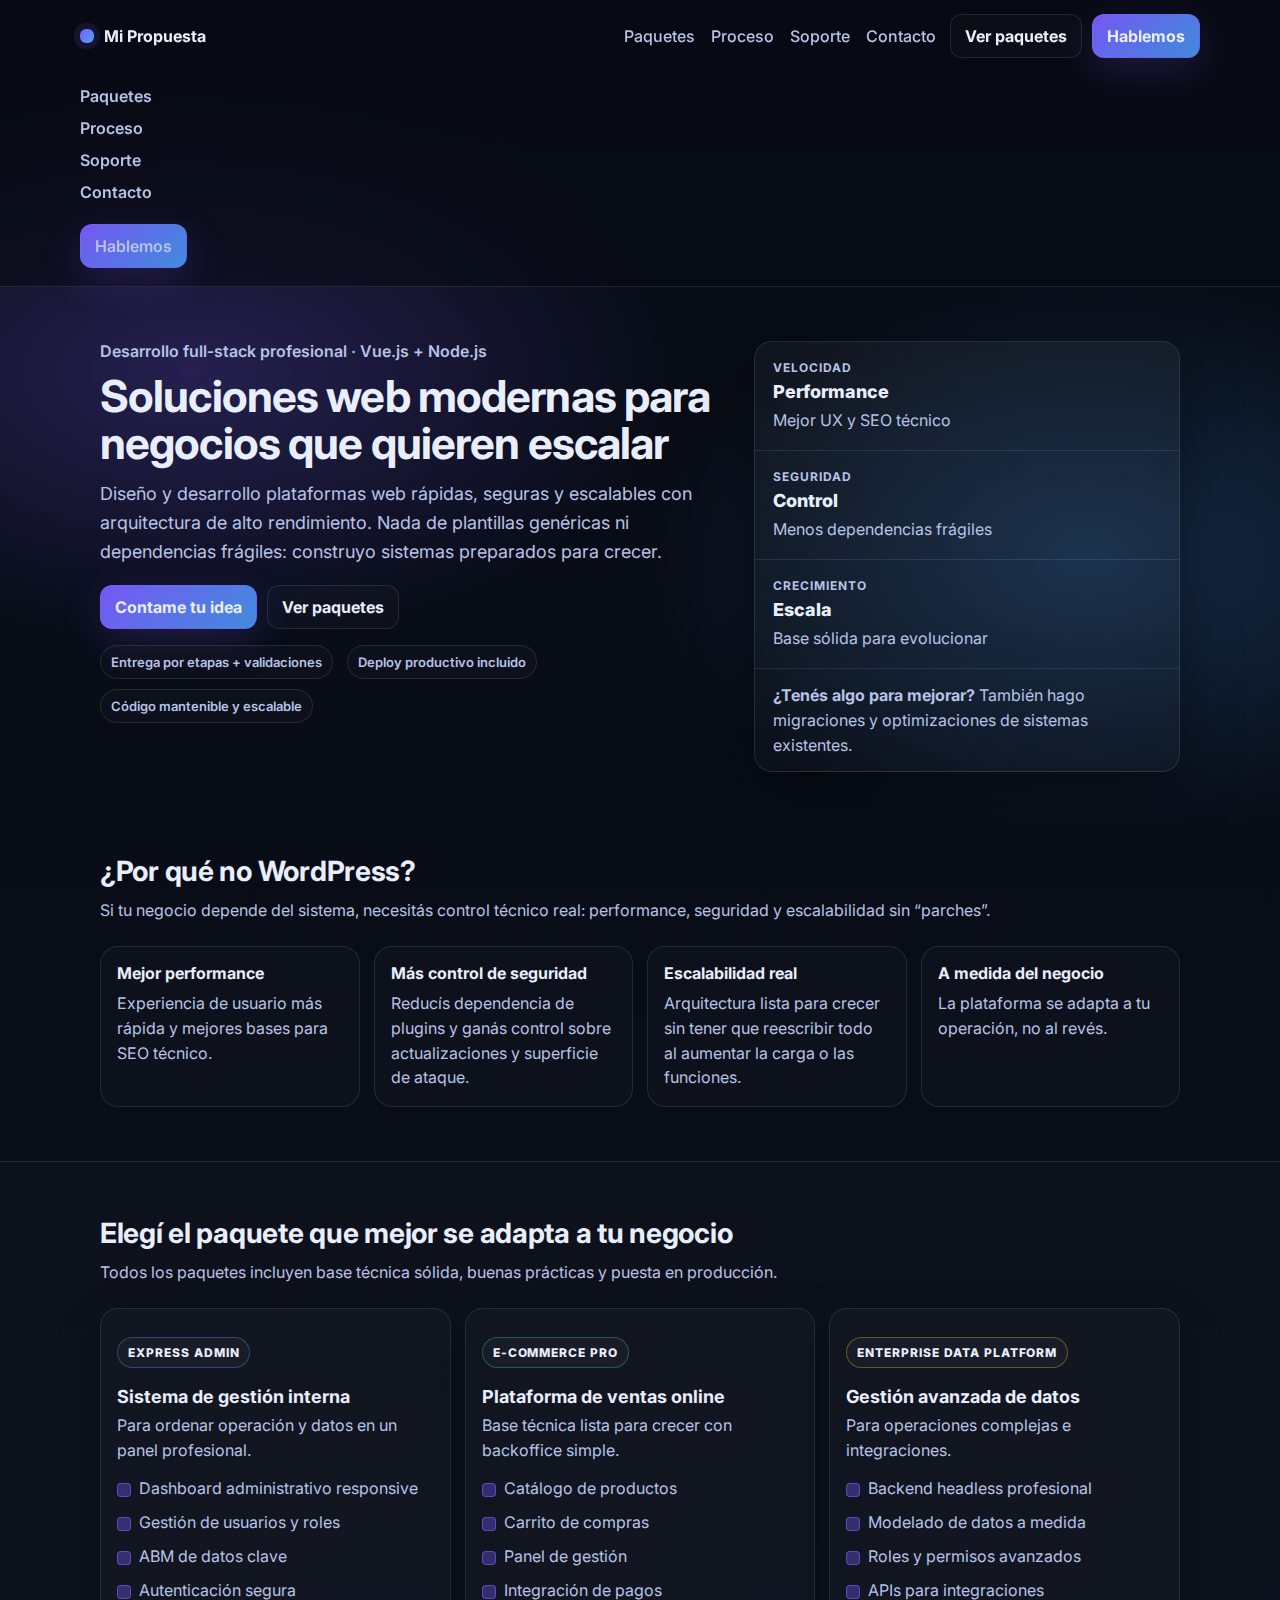
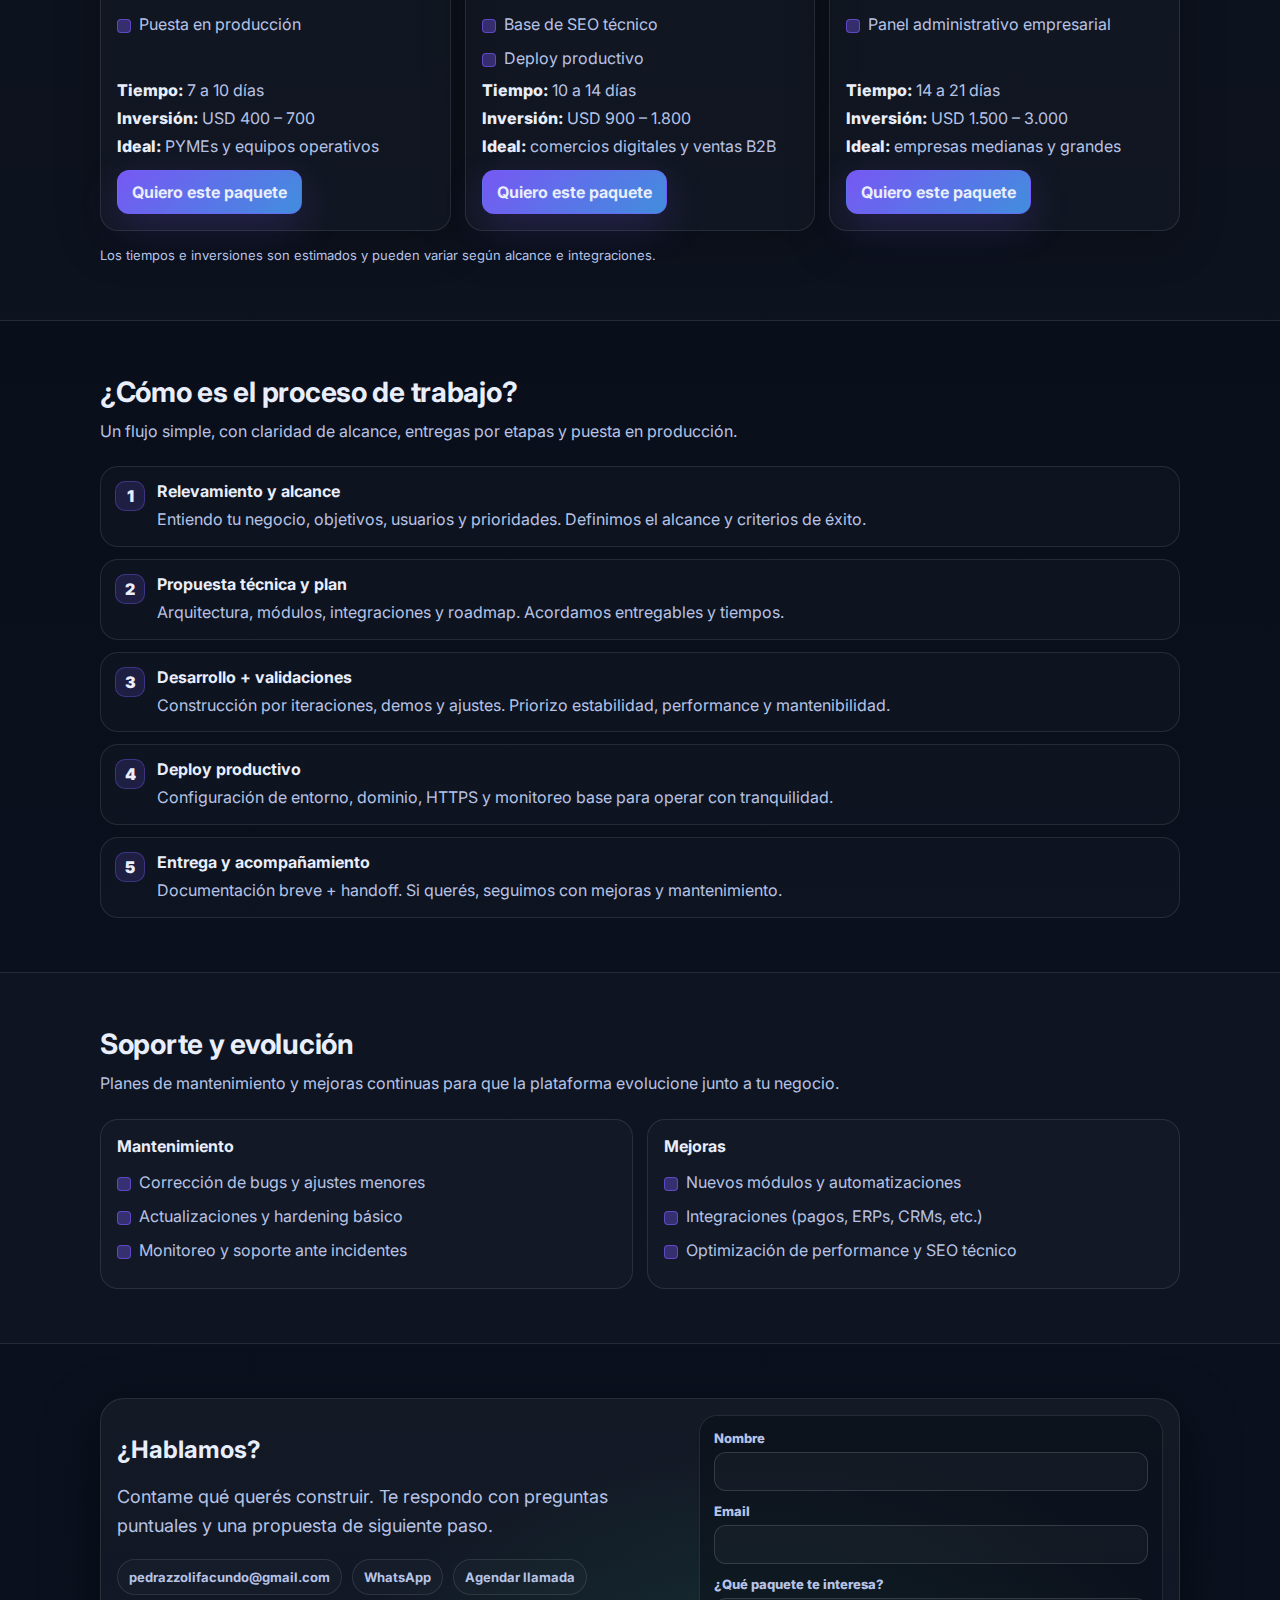
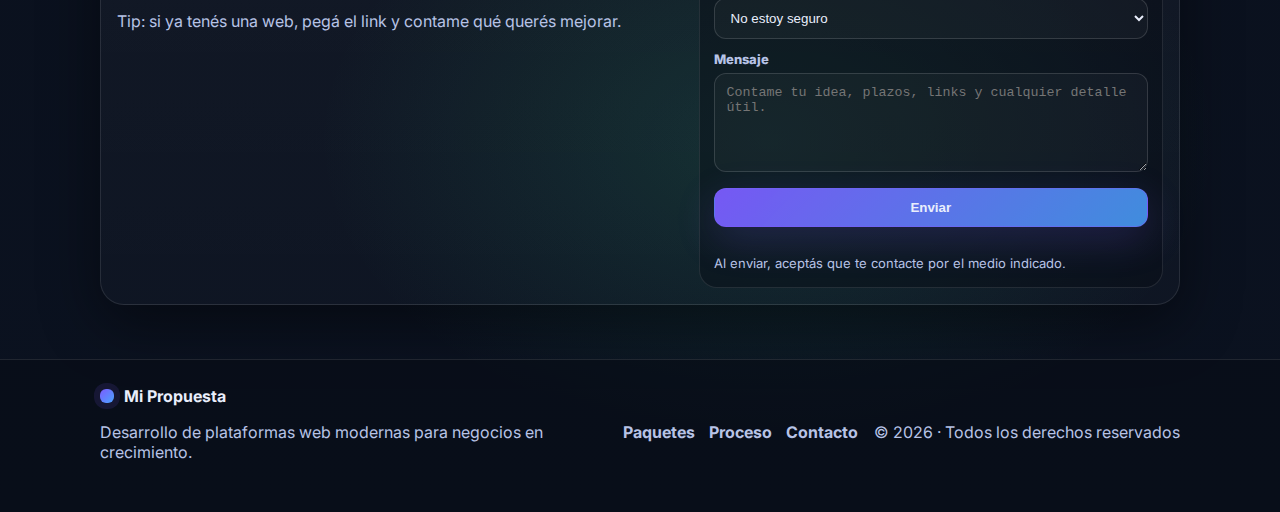
<file: index.html>
﻿<!doctype html>
<html lang="es">
<head>
  <meta charset="utf-8" />
  <meta name="viewport" content="width=device-width, initial-scale=1" />
  <title>Soluciones Web Modernas para Negocios que Quieren Escalar</title>
  <meta name="description" content="Desarrollo full‑stack profesional (Vue.js + Node.js) para construir plataformas web rápidas, seguras y escalables. Paquetes: Admin, E‑commerce y Data Platform." />
  <meta name="theme-color" content="#0b1220" />

  <meta property="og:type" content="website" />
  <meta property="og:title" content="Soluciones Web Modernas para Negocios que Quieren Escalar" />
  <meta property="og:description" content="Plataformas rápidas, seguras y escalables con Vue.js + Node.js. Elegí un paquete y llevá tu negocio al siguiente nivel." />

  <link rel="preconnect" href="https://fonts.googleapis.com" />
  <link rel="preconnect" href="https://fonts.gstatic.com" crossorigin />
  <link href="https://fonts.googleapis.com/css2?family=Inter:wght@400;500;600;700&display=swap" rel="stylesheet" />
  <link rel="stylesheet" href="assets/styles.css" />
</head>
<body>
  <a class="skip" href="#contenido">Saltar al contenido</a>

  <header class="topbar" role="banner">
    <div class="container topbar__inner">
      <a class="brand" href="#inicio" aria-label="Inicio">
        <span class="brand__mark" aria-hidden="true"></span>
        <span class="brand__text">Mi Propuesta</span>
      </a>

      <nav class="nav" aria-label="Navegación principal">
        <a href="#paquetes">Paquetes</a>
        <a href="#proceso">Proceso</a>
        <a href="#soporte">Soporte</a>
        <a href="#contacto">Contacto</a>
      </nav>

      <div class="topbar__cta">
        <a class="btn btn--ghost" href="#paquetes">Ver paquetes</a>
        <a class="btn btn--primary" href="#contacto">Hablemos</a>
      </div>

      <button class="iconbtn" type="button" data-menu-button aria-label="Abrir menú">
        <span class="iconbtn__bar" aria-hidden="true"></span>
        <span class="iconbtn__bar" aria-hidden="true"></span>
        <span class="iconbtn__bar" aria-hidden="true"></span>
      </button>
    </div>

    <div class="container mobile" data-menu hidden>
      <a href="#paquetes">Paquetes</a>
      <a href="#proceso">Proceso</a>
      <a href="#soporte">Soporte</a>
      <a href="#contacto">Contacto</a>
      <div class="mobile__cta">
        <a class="btn btn--primary" href="#contacto">Hablemos</a>
      </div>
    </div>
  </header>

  <main id="contenido">
    <section id="inicio" class="hero">
      <div class="container hero__inner">
        <div class="hero__copy">
          <p class="eyebrow">Desarrollo full‑stack profesional · Vue.js + Node.js</p>
          <h1>Soluciones web modernas para negocios que quieren escalar</h1>
          <p class="lead">Diseño y desarrollo plataformas web rápidas, seguras y escalables con arquitectura de alto rendimiento. Nada de plantillas genéricas ni dependencias frágiles: construyo sistemas preparados para crecer.</p>

          <div class="hero__actions">
            <a class="btn btn--primary" href="#contacto">Contame tu idea</a>
            <a class="btn btn--ghost" href="#paquetes">Ver paquetes</a>
          </div>

          <ul class="bullets" role="list">
            <li>Entrega por etapas + validaciones</li>
            <li>Deploy productivo incluido</li>
            <li>Código mantenible y escalable</li>
          </ul>
        </div>

        <div class="hero__card" aria-label="Resumen">
          <div class="statgrid">
            <div class="stat">
              <div class="stat__k">Velocidad</div>
              <div class="stat__v">Performance</div>
              <div class="stat__d">Mejor UX y SEO técnico</div>
            </div>
            <div class="stat">
              <div class="stat__k">Seguridad</div>
              <div class="stat__v">Control</div>
              <div class="stat__d">Menos dependencias frágiles</div>
            </div>
            <div class="stat">
              <div class="stat__k">Crecimiento</div>
              <div class="stat__v">Escala</div>
              <div class="stat__d">Base sólida para evolucionar</div>
            </div>
          </div>
          <div class="cardnote">
            <p><strong>¿Tenés algo para mejorar?</strong> También hago migraciones y optimizaciones de sistemas existentes.</p>
          </div>
        </div>
      </div>
    </section>

    <section class="section" aria-labelledby="wp-title">
      <div class="container">
        <div class="section__head">
          <h2 id="wp-title">¿Por qué no WordPress?</h2>
          <p>Si tu negocio depende del sistema, necesitás control técnico real: performance, seguridad y escalabilidad sin “parches”.</p>
        </div>

        <div class="grid4">
          <div class="feature">
            <h3>Mejor performance</h3>
            <p>Experiencia de usuario más rápida y mejores bases para SEO técnico.</p>
          </div>
          <div class="feature">
            <h3>Más control de seguridad</h3>
            <p>Reducís dependencia de plugins y ganás control sobre actualizaciones y superficie de ataque.</p>
          </div>
          <div class="feature">
            <h3>Escalabilidad real</h3>
            <p>Arquitectura lista para crecer sin tener que reescribir todo al aumentar la carga o las funciones.</p>
          </div>
          <div class="feature">
            <h3>A medida del negocio</h3>
            <p>La plataforma se adapta a tu operación, no al revés.</p>
          </div>
        </div>
      </div>
    </section>

    <section id="paquetes" class="section section--alt" aria-labelledby="packs-title">
      <div class="container">
        <div class="section__head">
          <h2 id="packs-title">Elegí el paquete que mejor se adapta a tu negocio</h2>
          <p>Todos los paquetes incluyen base técnica sólida, buenas prácticas y puesta en producción.</p>
        </div>

        <div class="cards">
          <article class="price price--blue" aria-label="Express Admin">
            <header class="price__head">
              <p class="tag">Express Admin</p>
              <h3>Sistema de gestión interna</h3>
              <p class="muted">Para ordenar operación y datos en un panel profesional.</p>
            </header>

            <ul class="check" role="list">
              <li>Dashboard administrativo responsive</li>
              <li>Gestión de usuarios y roles</li>
              <li>ABM de datos clave</li>
              <li>Autenticación segura</li>
              <li>Puesta en producción</li>
            </ul>

            <div class="price__meta">
              <div><span class="k">Tiempo:</span> 7 a 10 días</div>
              <div><span class="k">Inversión:</span> USD 400 – 700</div>
              <div><span class="k">Ideal:</span> PYMEs y equipos operativos</div>
            </div>

            <footer class="price__foot">
              <a class="btn btn--primary" href="#contacto" data-pack="Express Admin">Quiero este paquete</a>
            </footer>
          </article>

          <article class="price price--green" aria-label="E-commerce Pro">
            <header class="price__head">
              <p class="tag">E-commerce Pro</p>
              <h3>Plataforma de ventas online</h3>
              <p class="muted">Base técnica lista para crecer con backoffice simple.</p>
            </header>

            <ul class="check" role="list">
              <li>Catálogo de productos</li>
              <li>Carrito de compras</li>
              <li>Panel de gestión</li>
              <li>Integración de pagos</li>
              <li>Base de SEO técnico</li>
              <li>Deploy productivo</li>
            </ul>

            <div class="price__meta">
              <div><span class="k">Tiempo:</span> 10 a 14 días</div>
              <div><span class="k">Inversión:</span> USD 900 – 1.800</div>
              <div><span class="k">Ideal:</span> comercios digitales y ventas B2B</div>
            </div>

            <footer class="price__foot">
              <a class="btn btn--primary" href="#contacto" data-pack="E-commerce Pro">Quiero este paquete</a>
            </footer>
          </article>

          <article class="price price--amber" aria-label="Enterprise Data Platform">
            <header class="price__head">
              <p class="tag">Enterprise Data Platform</p>
              <h3>Gestión avanzada de datos</h3>
              <p class="muted">Para operaciones complejas e integraciones.</p>
            </header>

            <ul class="check" role="list">
              <li>Backend headless profesional</li>
              <li>Modelado de datos a medida</li>
              <li>Roles y permisos avanzados</li>
              <li>APIs para integraciones</li>
              <li>Panel administrativo empresarial</li>
            </ul>

            <div class="price__meta">
              <div><span class="k">Tiempo:</span> 14 a 21 días</div>
              <div><span class="k">Inversión:</span> USD 1.500 – 3.000</div>
              <div><span class="k">Ideal:</span> empresas medianas y grandes</div>
            </div>

            <footer class="price__foot">
              <a class="btn btn--primary" href="#contacto" data-pack="Enterprise Data Platform">Quiero este paquete</a>
            </footer>
          </article>
        </div>

        <p class="fineprint">Los tiempos e inversiones son estimados y pueden variar según alcance e integraciones.</p>
      </div>
    </section>

    <section id="proceso" class="section" aria-labelledby="proc-title">
      <div class="container">
        <div class="section__head">
          <h2 id="proc-title">¿Cómo es el proceso de trabajo?</h2>
          <p>Un flujo simple, con claridad de alcance, entregas por etapas y puesta en producción.</p>
        </div>

        <ol class="steps">
          <li>
            <div class="step__n">1</div>
            <div>
              <h3>Relevamiento y alcance</h3>
              <p>Entiendo tu negocio, objetivos, usuarios y prioridades. Definimos el alcance y criterios de éxito.</p>
            </div>
          </li>
          <li>
            <div class="step__n">2</div>
            <div>
              <h3>Propuesta técnica y plan</h3>
              <p>Arquitectura, módulos, integraciones y roadmap. Acordamos entregables y tiempos.</p>
            </div>
          </li>
          <li>
            <div class="step__n">3</div>
            <div>
              <h3>Desarrollo + validaciones</h3>
              <p>Construcción por iteraciones, demos y ajustes. Priorizo estabilidad, performance y mantenibilidad.</p>
            </div>
          </li>
          <li>
            <div class="step__n">4</div>
            <div>
              <h3>Deploy productivo</h3>
              <p>Configuración de entorno, dominio, HTTPS y monitoreo base para operar con tranquilidad.</p>
            </div>
          </li>
          <li>
            <div class="step__n">5</div>
            <div>
              <h3>Entrega y acompañamiento</h3>
              <p>Documentación breve + handoff. Si querés, seguimos con mejoras y mantenimiento.</p>
            </div>
          </li>
        </ol>
      </div>
    </section>

    <section id="soporte" class="section section--alt" aria-labelledby="sup-title">
      <div class="container">
        <div class="section__head">
          <h2 id="sup-title">Soporte y evolución</h2>
          <p>Planes de mantenimiento y mejoras continuas para que la plataforma evolucione junto a tu negocio.</p>
        </div>

        <div class="grid2">
          <div class="panel">
            <h3>Mantenimiento</h3>
            <ul class="check" role="list">
              <li>Corrección de bugs y ajustes menores</li>
              <li>Actualizaciones y hardening básico</li>
              <li>Monitoreo y soporte ante incidentes</li>
            </ul>
          </div>
          <div class="panel">
            <h3>Mejoras</h3>
            <ul class="check" role="list">
              <li>Nuevos módulos y automatizaciones</li>
              <li>Integraciones (pagos, ERPs, CRMs, etc.)</li>
              <li>Optimización de performance y SEO técnico</li>
            </ul>
          </div>
        </div>
      </div>
    </section>

    <section id="contacto" class="section" aria-labelledby="cta-title">
      <div class="container">
        <div class="cta">
          <div class="cta__copy">
            <h2 id="cta-title">¿Hablamos?</h2>
            <p class="lead">Contame qué querés construir. Te respondo con preguntas puntuales y una propuesta de siguiente paso.</p>

            <div class="quick">
              <a class="pill" href="mailto:pedrazzolifacundo@gmail.com">pedrazzolifacundo@gmail.com</a>
              <a class="pill" href="https://wa.me/1522925684" target="_blank" rel="noreferrer">WhatsApp</a>
              <a class="pill" href="#" target="_blank" rel="noreferrer">Agendar llamada</a>
            </div>

            <p class="muted">Tip: si ya tenés una web, pegá el link y contame qué querés mejorar.</p>
          </div>

          <form class="form" name="contact" method="POST" data-netlify="true" data-netlify-honeypot="bot-field" action="/gracias" aria-label="Formulario de contacto">
            <input type="hidden" name="form-name" value="contact" />
            <p class="sr-only">
              <label>Si sos humano, dejá este campo vacío: <input name="bot-field" /></label>
            </p>

            <label>
              <span>Nombre</span>
              <input name="nombre" autocomplete="name" required />
            </label>

            <label>
              <span>Email</span>
              <input name="email" type="email" autocomplete="email" required />
            </label>

            <label>
              <span>¿Qué paquete te interesa?</span>
              <select name="paquete" data-pack-select>
                <option value="">No estoy seguro</option>
                <option>Express Admin</option>
                <option>E-commerce Pro</option>
                <option>Enterprise Data Platform</option>
              </select>
            </label>

            <label>
              <span>Mensaje</span>
              <textarea name="mensaje" rows="5" placeholder="Contame tu idea, plazos, links y cualquier detalle útil." required></textarea>
            </label>

            <button class="btn btn--primary" type="submit">Enviar</button>
            <p class="fineprint">Al enviar, aceptás que te contacte por el medio indicado.</p>
          </form>
        </div>
      </div>
    </section>
  </main>

  <footer class="footer">
    <div class="container footer__inner">
      <div>
        <div class="brand brand--footer">
          <span class="brand__mark" aria-hidden="true"></span>
          <span class="brand__text">Mi Propuesta</span>
        </div>
        <p class="muted">Desarrollo de plataformas web modernas para negocios en crecimiento.</p>
      </div>

      <div class="footer__links">
        <a href="#paquetes">Paquetes</a>
        <a href="#proceso">Proceso</a>
        <a href="#contacto">Contacto</a>
      </div>

      <div class="footer__meta">
        <p class="muted">© <span data-year></span> · Todos los derechos reservados</p>
      </div>
    </div>
  </footer>

  <script src="assets/main.js" defer></script>
</body>
</html>
</file>
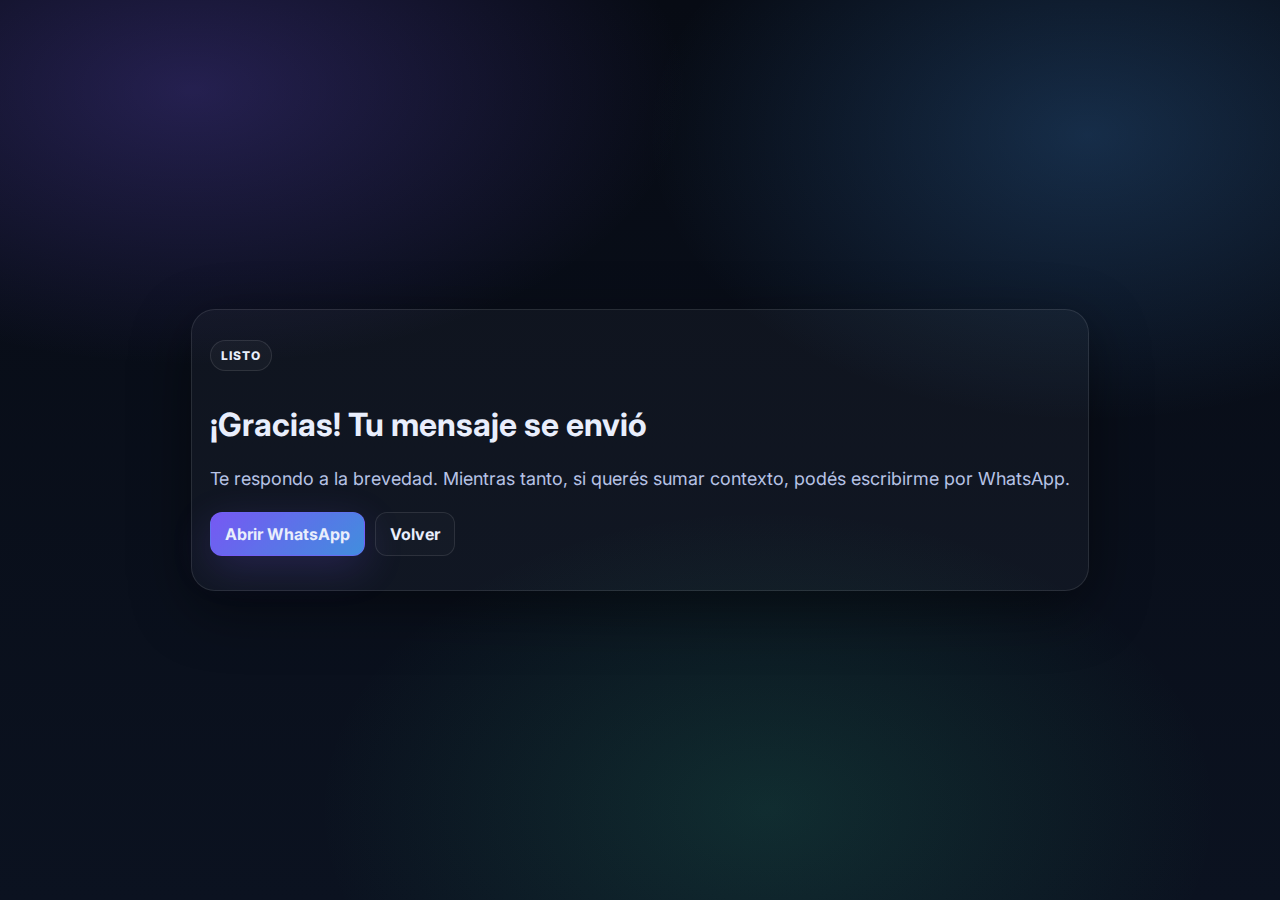
<file: gracias.html>
﻿<!doctype html>
<html lang="es">
<head>
  <meta charset="utf-8" />
  <meta name="viewport" content="width=device-width, initial-scale=1" />
  <title>Gracias — Mensaje enviado</title>
  <meta name="description" content="Gracias por tu mensaje. Te respondo a la brevedad." />
  <meta name="theme-color" content="#0b1220" />
  <link rel="preconnect" href="https://fonts.googleapis.com" />
  <link rel="preconnect" href="https://fonts.gstatic.com" crossorigin />
  <link href="https://fonts.googleapis.com/css2?family=Inter:wght@400;500;600;700&display=swap" rel="stylesheet" />
  <link rel="stylesheet" href="assets/styles.css" />
</head>
<body>
  <main class="thanks">
    <div class="container">
      <div class="thanks__card">
        <p class="tag">Listo</p>
        <h1>¡Gracias! Tu mensaje se envió</h1>
        <p class="lead">Te respondo a la brevedad. Mientras tanto, si querés sumar contexto, podés escribirme por WhatsApp.</p>
        <div class="hero__actions">
          <a class="btn btn--primary" href="https://wa.me/1522925684" target="_blank" rel="noreferrer">Abrir WhatsApp</a>
          <a class="btn btn--ghost" href="/">Volver</a>
        </div>
      </div>
    </div>
  </main>
</body>
</html>
</file>
<file: assets/styles.css>
﻿:root{
  --bg:#070b14;
  --bg2:#0b1220;
  --card:#0f1930;
  --text:#e9eefc;
  --muted:#b7c3e6;
  --line:rgba(255,255,255,.10);
  --shadow: 0 18px 60px rgba(0,0,0,.45);
  --radius:18px;
  --max:1120px;

  --blue:#4aa3ff;
  --green:#34d399;
  --amber:#fbbf24;
  --primary:#7c5cff;
}

*{box-sizing:border-box}
html{scroll-behavior:smooth}
body{
  margin:0;
  font-family:Inter,system-ui,-apple-system,Segoe UI,Roboto,Arial,sans-serif;
  color:var(--text);
  background:
    radial-gradient(900px 500px at 15% 10%, rgba(124,92,255,.25), transparent 55%),
    radial-gradient(800px 520px at 85% 15%, rgba(74,163,255,.22), transparent 55%),
    radial-gradient(900px 600px at 60% 90%, rgba(52,211,153,.14), transparent 50%),
    linear-gradient(180deg, var(--bg), var(--bg2));
}

a{color:inherit; text-decoration:none}
a:hover{opacity:.95}
.container{max-width:var(--max); margin:0 auto; padding:0 20px}

.skip{
  position:absolute; left:-999px; top:12px;
  background:#fff; color:#000; padding:10px 12px; border-radius:10px;
}
.skip:focus{left:12px; z-index:9999}

.topbar{
  position:sticky; top:0; z-index:50;
  backdrop-filter: blur(10px);
  background: rgba(7,11,20,.65);
  border-bottom:1px solid var(--line);
}
.topbar__inner{
  display:flex; align-items:center; gap:14px;
  padding:14px 0;
}
.brand{display:flex; align-items:center; gap:10px; font-weight:700}
.brand__mark{
  width:14px; height:14px; border-radius:6px;
  background: linear-gradient(135deg, var(--primary), var(--blue));
  box-shadow: 0 0 0 6px rgba(124,92,255,.12);
}
.nav{display:flex; gap:16px; margin-left:auto}
.nav a{color:var(--muted); font-weight:500}
.nav a:hover{color:var(--text)}

.topbar__cta{display:flex; gap:10px}

.iconbtn{
  display:none;
  margin-left:auto;
  border:1px solid var(--line);
  background:rgba(255,255,255,.04);
  color:var(--text);
  border-radius:12px;
  padding:10px 11px;
}
.iconbtn__bar{display:block; width:20px; height:2px; background:var(--text); margin:4px 0; border-radius:2px; opacity:.9}

.mobile{
  display:flex;
  flex-direction:column;
  gap:12px;
  padding:14px 0 18px;
}
.mobile a{color:var(--muted); font-weight:600}
.mobile__cta{padding-top:10px}

.btn{
  display:inline-flex; align-items:center; justify-content:center;
  gap:10px;
  padding:11px 14px;
  border-radius:12px;
  border:1px solid var(--line);
  background: rgba(255,255,255,.04);
  color: var(--text);
  font-weight:700;
}
.btn--primary{
  border-color: rgba(124,92,255,.45);
  background: linear-gradient(135deg, rgba(124,92,255,.95), rgba(74,163,255,.85));
  box-shadow: 0 12px 40px rgba(124,92,255,.20);
}
.btn--ghost{background: rgba(255,255,255,.02)}

.hero{padding:54px 0 28px}
.hero__inner{display:grid; grid-template-columns: 1.25fr .85fr; gap:28px; align-items:stretch}
.eyebrow{color:var(--muted); margin:0 0 12px; font-weight:600}
.hero h1{margin:0 0 14px; font-size:44px; line-height:1.06; letter-spacing:-.02em}
.lead{color:var(--muted); font-size:18px; line-height:1.6; margin:0 0 18px}
.hero__actions{display:flex; gap:10px; flex-wrap:wrap; margin:12px 0 16px}

.bullets{display:flex; flex-wrap:wrap; gap:10px 14px; padding:0; margin:10px 0 0; list-style:none}
.bullets li{color:var(--muted); border:1px solid var(--line); background:rgba(255,255,255,.02); padding:8px 10px; border-radius:999px; font-weight:600; font-size:13px}

.hero__card{
  border:1px solid var(--line);
  background: linear-gradient(180deg, rgba(255,255,255,.04), rgba(255,255,255,.02));
  border-radius: var(--radius);
  box-shadow: var(--shadow);
  overflow:hidden;
}
.statgrid{display:grid; grid-template-columns:1fr; gap:0}
.stat{padding:18px 18px; border-bottom:1px solid var(--line)}
.stat__k{color:var(--muted); font-weight:700; font-size:12px; text-transform:uppercase; letter-spacing:.08em}
.stat__v{font-weight:800; font-size:18px; margin-top:6px}
.stat__d{color:var(--muted); margin-top:6px; line-height:1.5}
.cardnote{padding:14px 18px}
.cardnote p{margin:0; color:var(--muted); line-height:1.55}

.section{padding:54px 0}
.section--alt{background: rgba(255,255,255,.02); border-top:1px solid var(--line); border-bottom:1px solid var(--line)}
.section__head{margin-bottom:22px}
.section__head h2{margin:0 0 10px; font-size:28px; letter-spacing:-.01em}
.section__head p{margin:0; color:var(--muted); line-height:1.6}

.grid4{display:grid; grid-template-columns: repeat(4, 1fr); gap:14px}
.feature{
  border:1px solid var(--line);
  background: rgba(255,255,255,.02);
  border-radius: var(--radius);
  padding:16px;
}
.feature h3{margin:0 0 8px; font-size:16px}
.feature p{margin:0; color:var(--muted); line-height:1.55}

.cards{display:grid; grid-template-columns: repeat(3, 1fr); gap:14px}
.price{
  border:1px solid var(--line);
  background: rgba(255,255,255,.02);
  border-radius: var(--radius);
  padding:16px;
  box-shadow: 0 12px 44px rgba(0,0,0,.28);
  display:flex;
  flex-direction:column;
}
.price__head h3{margin:6px 0 6px; font-size:18px}
.price__head .muted{margin:0; color:var(--muted); line-height:1.55}

.tag{
  display:inline-flex;
  align-items:center;
  gap:8px;
  font-weight:800;
  font-size:12px;
  letter-spacing:.08em;
  text-transform:uppercase;
  padding:7px 10px;
  border-radius:999px;
  border:1px solid var(--line);
  background: rgba(255,255,255,.03);
}
.price--blue .tag{border-color: rgba(74,163,255,.35)}
.price--green .tag{border-color: rgba(52,211,153,.35)}
.price--amber .tag{border-color: rgba(251,191,36,.35)}

.check{margin:14px 0 10px; padding:0; list-style:none; display:grid; gap:10px}
.check li{color:var(--muted); line-height:1.5; padding-left:22px; position:relative}
.check li::before{content:""; position:absolute; left:0; top:7px; width:12px; height:12px; border-radius:4px; background: rgba(124,92,255,.35); border:1px solid rgba(124,92,255,.60)}

.price__meta{margin-top:auto; display:grid; gap:8px; color:var(--muted)}
.k{color:var(--text); font-weight:800}
.price__foot{margin-top:14px}

.fineprint{margin:14px 0 0; color:var(--muted); font-size:13px; line-height:1.55}

.steps{margin:0; padding:0; list-style:none; display:grid; gap:12px}
.steps li{display:flex; gap:12px; border:1px solid var(--line); background: rgba(255,255,255,.02); border-radius: var(--radius); padding:14px}
.step__n{width:30px; height:30px; border-radius:10px; display:grid; place-items:center; font-weight:900; background: rgba(124,92,255,.16); border:1px solid rgba(124,92,255,.35)}
.steps h3{margin:0 0 6px; font-size:16px}
.steps p{margin:0; color:var(--muted); line-height:1.55}

.grid2{display:grid; grid-template-columns: 1fr 1fr; gap:14px}
.panel{border:1px solid var(--line); background: rgba(255,255,255,.02); border-radius: var(--radius); padding:16px}
.panel h3{margin:0 0 10px; font-size:16px}

.cta{
  display:grid;
  grid-template-columns: 1.1fr .9fr;
  gap:14px;
  border:1px solid var(--line);
  background: linear-gradient(180deg, rgba(255,255,255,.04), rgba(255,255,255,.02));
  border-radius: calc(var(--radius) + 6px);
  padding:16px;
  box-shadow: var(--shadow);
}

.quick{display:flex; gap:10px; flex-wrap:wrap; margin:14px 0 0}
.pill{border:1px solid var(--line); background: rgba(255,255,255,.02); padding:9px 11px; border-radius:999px; color:var(--muted); font-weight:700; font-size:13px}
.pill:hover{color:var(--text)}

.form{border:1px solid var(--line); background: rgba(7,11,20,.45); border-radius: var(--radius); padding:14px; display:grid; gap:12px}
label span{display:block; font-weight:800; font-size:13px; color:var(--muted); margin-bottom:6px}
input, select, textarea{
  width:100%;
  border:1px solid rgba(255,255,255,.14);
  background: rgba(255,255,255,.03);
  color: var(--text);
  border-radius: 12px;
  padding:11px 12px;
  outline: none;
}
textarea{resize:vertical}
input:focus, select:focus, textarea:focus{border-color: rgba(124,92,255,.55); box-shadow: 0 0 0 4px rgba(124,92,255,.16)}

.sr-only{position:absolute; left:-9999px; width:1px; height:1px; overflow:hidden}

.footer{padding:26px 0 34px; border-top:1px solid var(--line); background: rgba(7,11,20,.55)}
.footer__inner{display:grid; grid-template-columns: 1fr auto auto; gap:16px; align-items:center}
.footer__links{display:flex; gap:14px}
.footer__links a{color:var(--muted); font-weight:700}
.footer__links a:hover{color:var(--text)}

.brand--footer{margin-bottom:8px}
.muted{color:var(--muted)}

.thanks{min-height:100vh; display:grid; place-items:center; padding:40px 0}
.thanks__card{border:1px solid var(--line); background: rgba(255,255,255,.03); border-radius: calc(var(--radius) + 6px); padding:18px; box-shadow: var(--shadow)}

@media (max-width: 980px){
  .hero__inner{grid-template-columns:1fr}
  .grid4{grid-template-columns: repeat(2, 1fr)}
  .cards{grid-template-columns:1fr}
  .cta{grid-template-columns:1fr}
  .footer__inner{grid-template-columns:1fr; align-items:start}
}

@media (max-width: 780px){
  .nav, .topbar__cta{display:none}
  .iconbtn{display:inline-flex}
  .hero h1{font-size:36px}
  .grid2{grid-template-columns:1fr}
}

@media (prefers-reduced-motion: reduce){
  html{scroll-behavior:auto}
}
</file>
